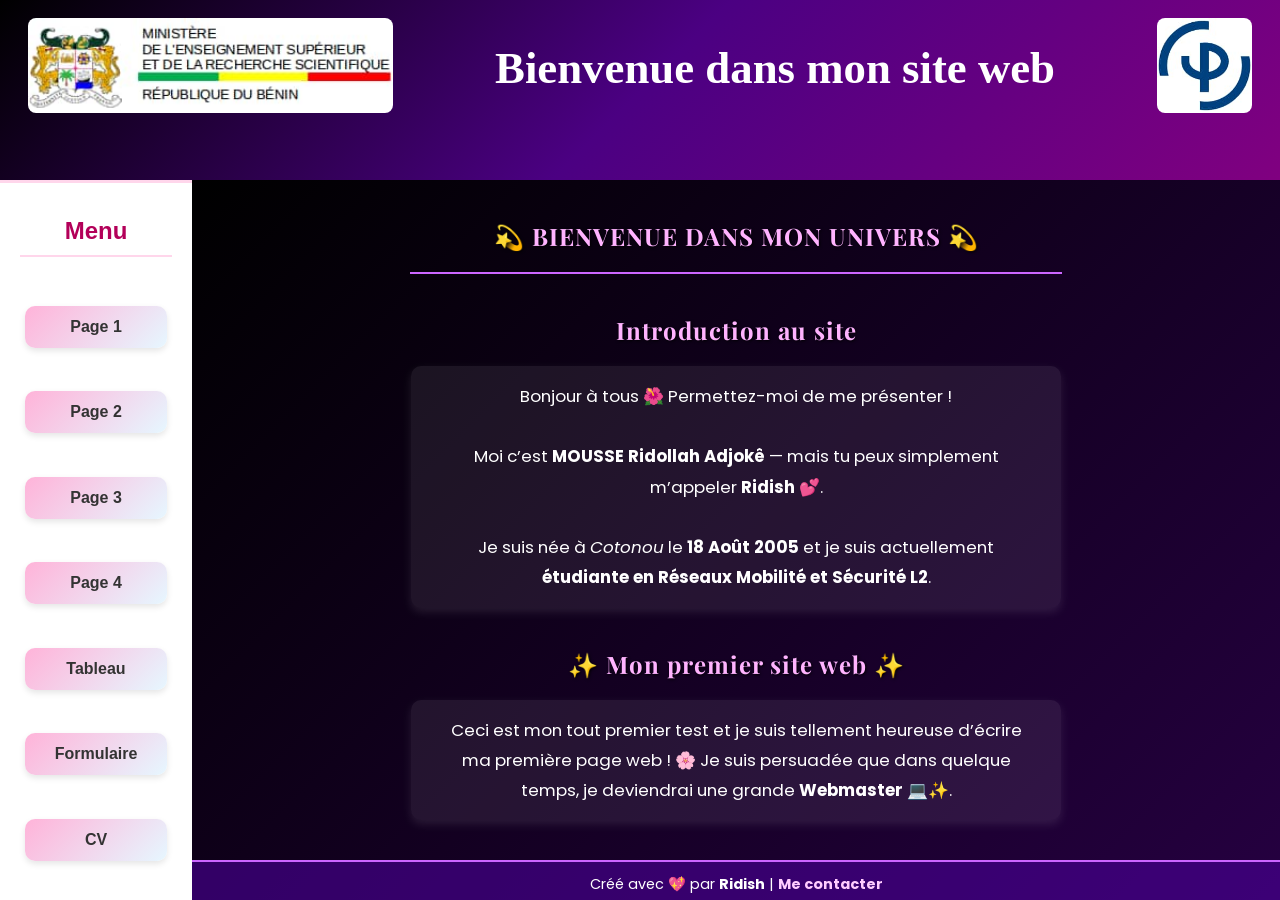
<file: index.html>
<!DOCTYPE html>
<html lang="fr">
<head>
  <meta charset="UTF-8">
  <title>Menu</title>
  <style>
    body{
      margin: 0;
      padding: 0;
    }
  </style>
</head>

<frameset rows="20%,80%" border="0">
  <frame src="entete.html" style="background: linear-gradient(135deg, #000000, #4B0082, #800080) ;">
  <frameset cols="15%,85%">
    <frame src="liens.html">
    <frame src="page1.html" name="affiche">
  </frameset>
</frameset>
</html>
</file>
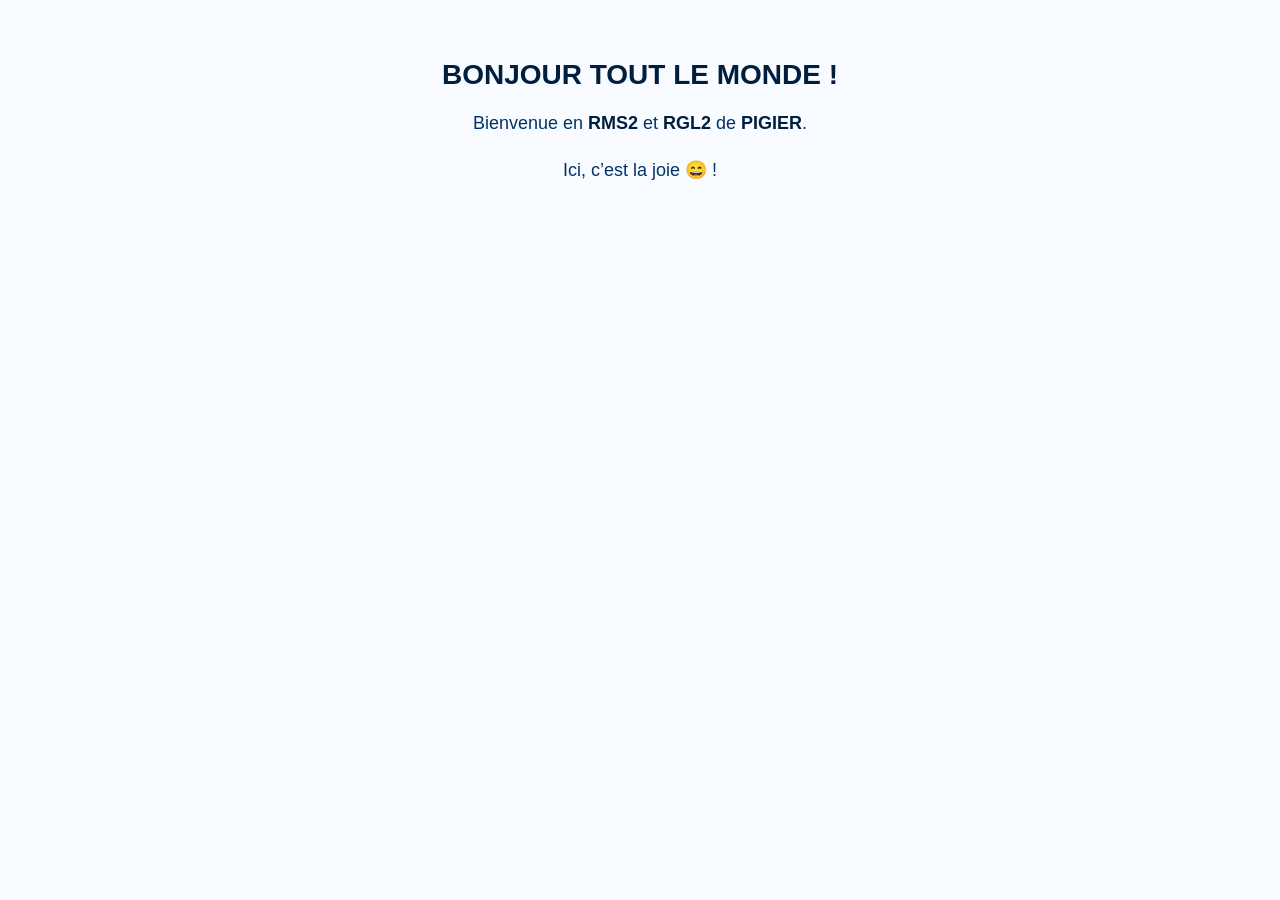
<file: acceuil.html>
<!DOCTYPE html>
<html lang="fr">
<head>
    <meta charset="UTF-8">
    <title>Accueil</title>
    <style>
        body {
            background-color: #f8fbff; /* fond doux pour le contenu */
            font-family: Arial, sans-serif;
            color: #003366;
            text-align: center;
            margin: 0;
            padding: 40px;
        }

        h1 {
            font-size: 28px;
            margin-bottom: 10px;
        }

        p {
            font-size: 18px;
            line-height: 1.6;
        }

        strong {
            color: #001f3f;
        }
    </style>
</head>

<body>
    <h1><strong>BONJOUR TOUT LE MONDE !</strong></h1>
    <p>Bienvenue en <strong>RMS2</strong> et <strong>RGL2</strong> de <strong>PIGIER</strong>.</p>
    <p>Ici, c’est la joie 😄 !</p>
</body>
</html>
</file>
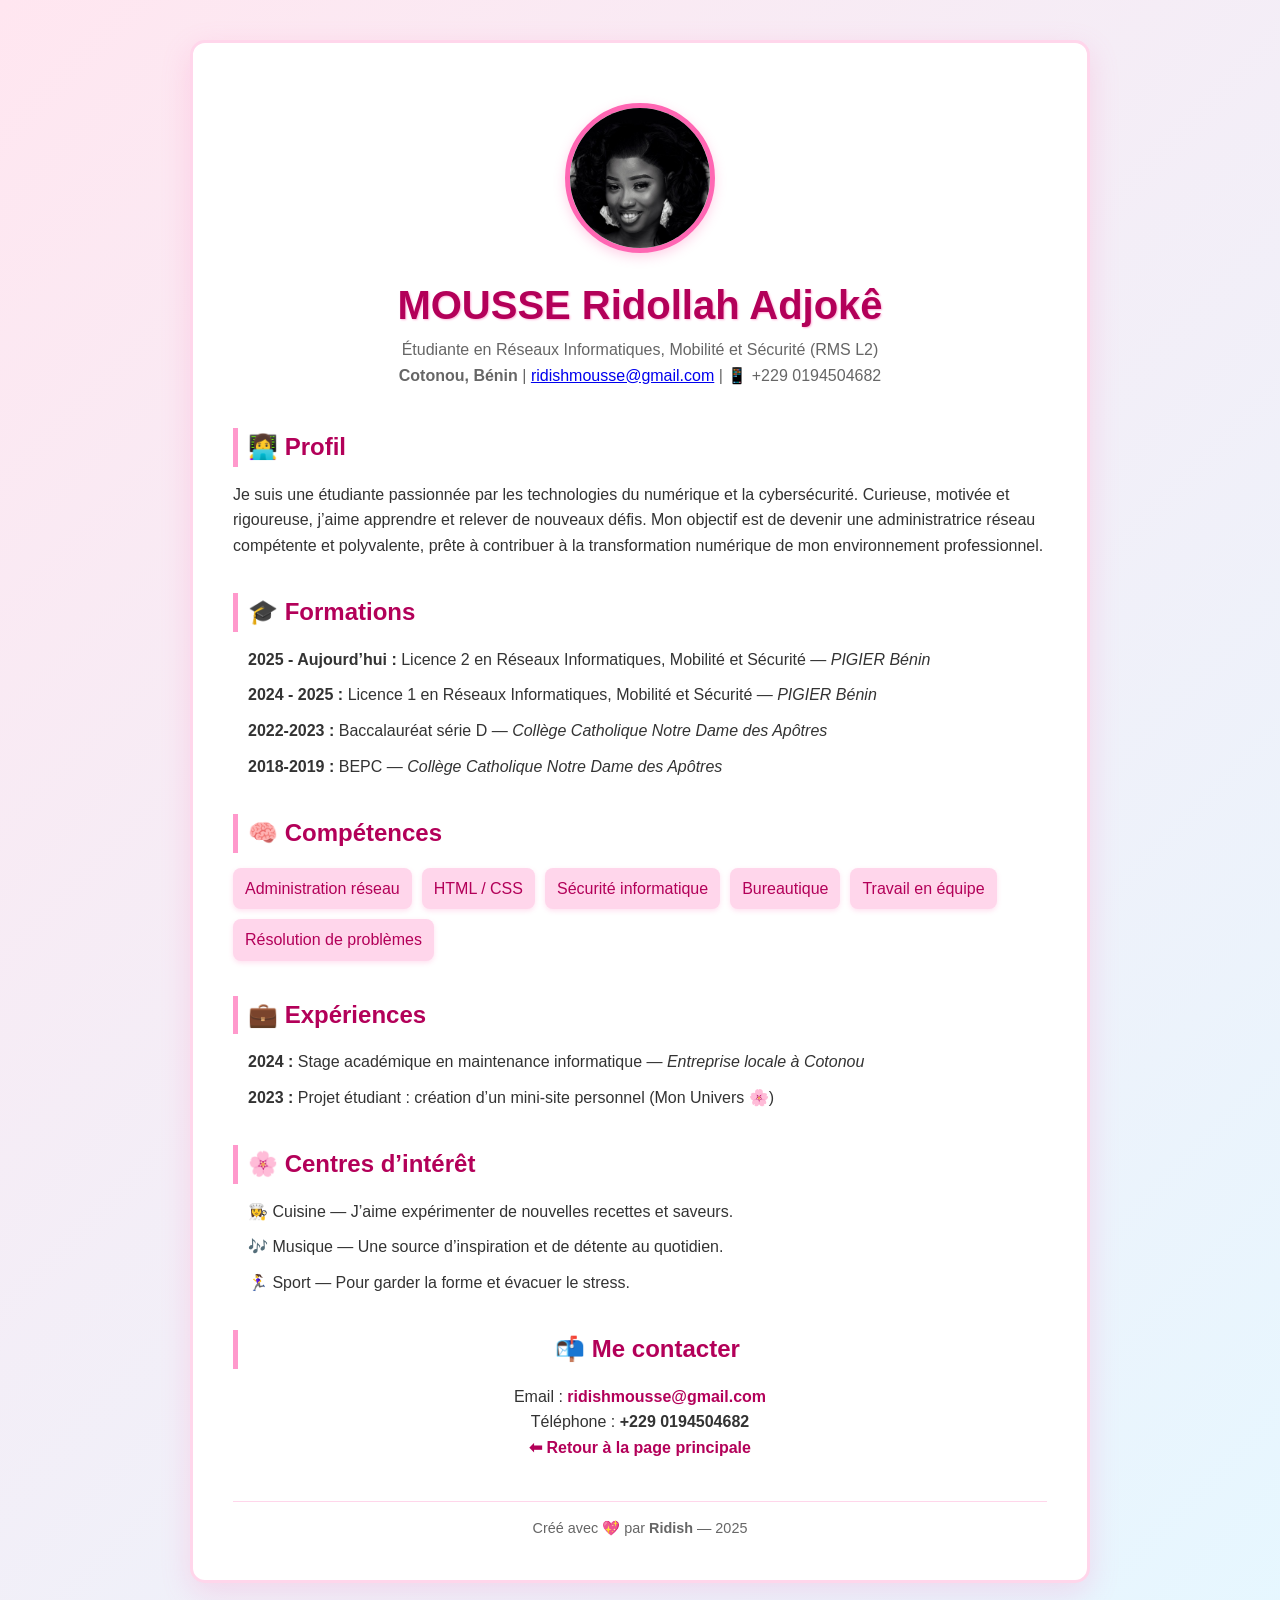
<file: cv.html>
<!DOCTYPE html>
<html lang="fr">
<head>
  <meta charset="UTF-8">
  <meta name="viewport" content="width=device-width, initial-scale=1.0">
  <title>Mon CV - Ridollah MOUSSE</title>

  <style>
    /* -------- STYLE GLOBAL -------- */
    * {
      margin: 0;
      padding: 0;
      box-sizing: border-box;
    }

    body {
      font-family: 'Poppins', sans-serif;
      background: linear-gradient(135deg, #ffe6f0, #e6f7ff);
      color: #333;
      line-height: 1.6;
      padding: 40px;
    }

    .cv-container {
      max-width: 900px;
      margin: auto;
      background-color: #fff;
      border-radius: 15px;
      box-shadow: 0 10px 30px rgba(255, 105, 180, 0.2);
      padding: 40px;
      border: 3px solid #ffd6eb;
    }

    header {
      text-align: center;
      margin-bottom: 40px;
    }

    header h1 {
      font-size: 2.5rem;
      color: #b30059;
      text-shadow: 1px 1px 2px #ffb3d9;
    }

    header p {
      color: #666;
      font-size: 1rem;
    }

    .photo {
      width: 150px;
      height: 150px;
      border-radius: 50%;
      border: 5px solid #ff66b3;
      object-fit: cover;
      margin: 20px auto;
      display: block;
      box-shadow: 0 4px 12px rgba(255, 105, 180, 0.3);
    }

    h2 {
      color: #b30059;
      border-left: 5px solid #ff99cc;
      padding-left: 10px;
      margin-bottom: 15px;
      font-size: 1.5rem;
    }

    section {
      margin-bottom: 35px;
    }

    ul {
      list-style-type: none;
      padding-left: 15px;
    }

    li {
      margin-bottom: 10px;
    }

    .skills {
      display: flex;
      flex-wrap: wrap;
      gap: 10px;
    }

    .skill {
      background: #ffd6eb;
      color: #b30059;
      padding: 8px 12px;
      border-radius: 8px;
      font-weight: 500;
      box-shadow: 0 2px 5px rgba(255, 105, 180, 0.2);
    }

    .contact-info {
      text-align: center;
      margin-top: 30px;
    }

    .contact-info a {
      color: #b30059;
      text-decoration: none;
      font-weight: bold;
    }

    .contact-info a:hover {
      text-decoration: underline;
      color: #ff3385;
    }

    footer {
      text-align: center;
      margin-top: 40px;
      font-size: 0.9rem;
      color: #666;
      border-top: 1px solid #ffd6eb;
      padding-top: 15px;
    }

    @media (max-width: 768px) {
      body {
        padding: 20px;
      }
      .cv-container {
        padding: 25px;
      }
    }
  </style>
</head>

<body>

  <div class="cv-container">

    <header>
      <img src="Ridish.jpg" alt="Photo de profil" class="photo">
      <h1>MOUSSE Ridollah Adjokê</h1>
      <p>Étudiante en Réseaux Informatiques, Mobilité et Sécurité (RMS L2)</p>
      <p><strong>Cotonou, Bénin</strong> | <a href="mailto:ridishmousse@gmail.com">ridishmousse@gmail.com</a> | 📱 +229 0194504682</p>
    </header>

    <!-- Profil -->
    <section>
      <h2>👩‍💻 Profil</h2>
      <p>Je suis une étudiante passionnée par les technologies du numérique et la cybersécurité. 
        Curieuse, motivée et rigoureuse, j’aime apprendre et relever de nouveaux défis. 
        Mon objectif est de devenir une administratrice réseau compétente et polyvalente, 
        prête à contribuer à la transformation numérique de mon environnement professionnel.</p>
    </section>

    <!-- Formations -->
    <section>
      <h2>🎓 Formations</h2>
      <ul>
        <li><strong>2025 - Aujourd’hui :</strong> Licence 2 en Réseaux Informatiques, Mobilité et Sécurité — <em>PIGIER Bénin</em></li>
        <li><strong>2024 - 2025 :</strong> Licence 1 en Réseaux Informatiques, Mobilité et Sécurité — <em>PIGIER Bénin</em></li>
        <li><strong>2022-2023 :</strong> Baccalauréat série D — <em>Collège Catholique Notre Dame des Apôtres</em></li>
        <li><strong>2018-2019 :</strong> BEPC — <em>Collège Catholique Notre Dame des Apôtres</em></li>
      </ul>
    </section>

    <!-- Compétences -->
    <section>
      <h2>🧠 Compétences</h2>
      <div class="skills">
        <span class="skill">Administration réseau</span>
        <span class="skill">HTML / CSS</span>
        <span class="skill">Sécurité informatique</span>
        <span class="skill">Bureautique</span>
        <span class="skill">Travail en équipe</span>
        <span class="skill">Résolution de problèmes</span>
      </div>
    </section>

    <!-- Expériences -->
    <section>
      <h2>💼 Expériences</h2>
      <ul>
        <li><strong>2024 :</strong> Stage académique en maintenance informatique — <em>Entreprise locale à Cotonou</em></li>
        <li><strong>2023 :</strong> Projet étudiant : création d’un mini-site personnel (Mon Univers 🌸)</li>
      </ul>
    </section>

    <!-- Centres d'intérêt -->
    <section>
      <h2>🌸 Centres d’intérêt</h2>
      <ul>
        <li>👩‍🍳 Cuisine — J’aime expérimenter de nouvelles recettes et saveurs.</li>
        <li>🎶 Musique — Une source d’inspiration et de détente au quotidien.</li>
        <li>🏃‍♀️ Sport — Pour garder la forme et évacuer le stress.</li>
      </ul>
    </section>

    <!-- Contact -->
    <section class="contact-info">
      <h2>📬 Me contacter</h2>
      <p>Email : <a href="mailto:ridishmousse@gmail.com">ridishmousse@gmail.com</a></p>
      <p>Téléphone : <strong>+229 0194504682</strong></p>
      <p><a href="Page2.html">⬅ Retour à la page principale</a></p>
    </section>

    <footer>
      Créé avec 💖 par <strong>Ridish</strong> — 2025
    </footer>
  </div>

</body>
</html>
</file>
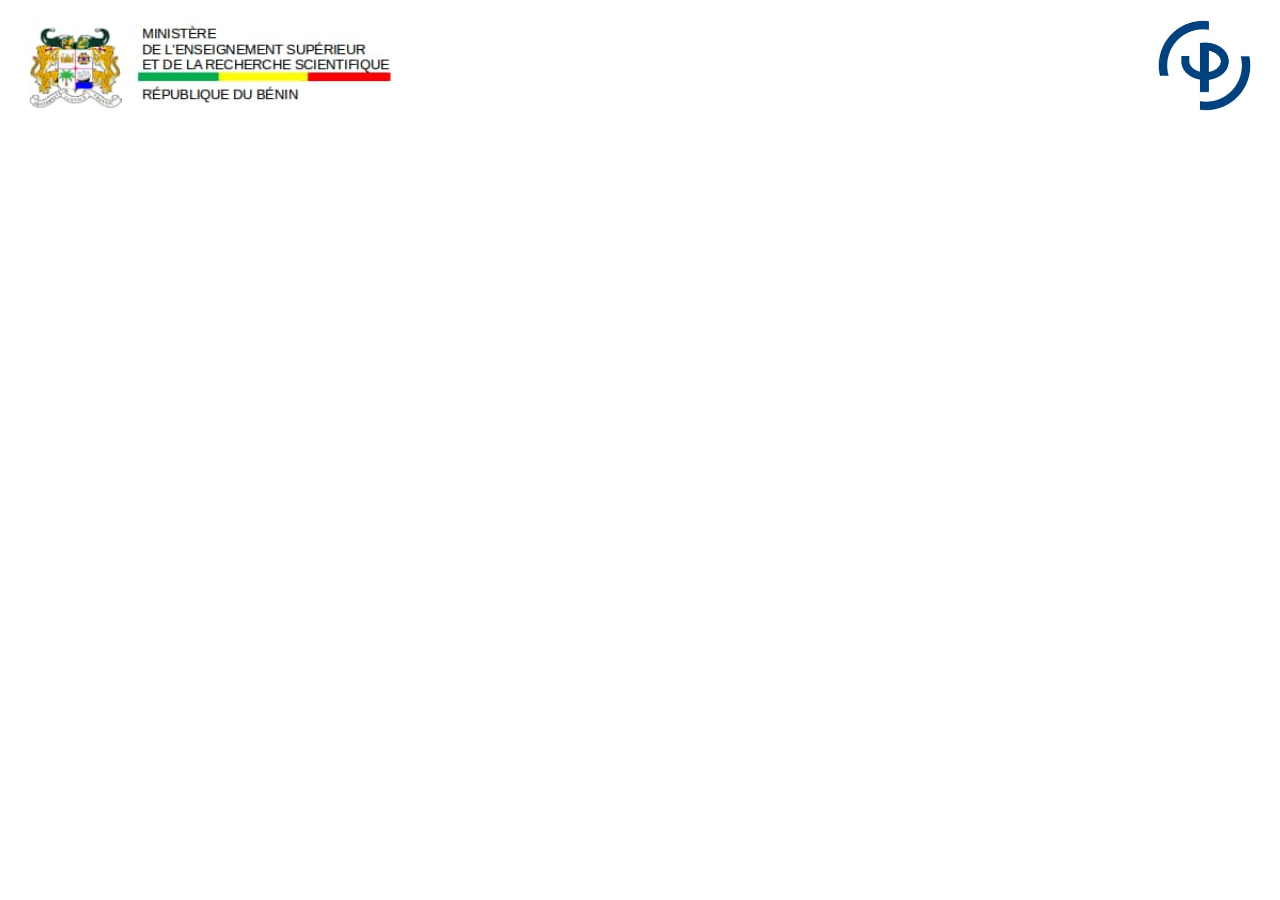
<file: entete.html>
<!DOCTYPE html>
<html lang="fr">
<head>
  <meta charset="UTF-8">
  <title>Menu</title>
  <style>
    /* Style général du header */
    header {
    /* bleu foncé */
      color: white;
      padding: 10px 0;
    }

    /* La liste horizontale */
    header ul {
      display: flex;
      align-items: center;
      justify-content: space-between;
      list-style-type: none;
      margin: 0;
      padding: 0 20px;
    }

    /* Les éléments de la liste */
    header li {
      display: flex;
      align-items: center;
    }

    /* Style des images */
    header img {
      height: 95px;
      width: auto;
      border-radius: 8px;
    }

    /* Le titre au centre */
    header h2 {
      margin: 0;
      font-size: 2.8em;
      text-align: center;
    }

    /* Liens sans soulignement */
    header a {
      text-decoration: none;
      color: inherit;
    }
  </style>
</head>

<body>
  <header>
    <ul>
      <li><a href="https://enseignementsuperieur.gouv.bj/"><img src="MINISTERE.jpg" alt="Logo Ministère" ></a></li>
      <li><h2>Bienvenue dans mon site web</h2></li>
      <li><a href="https://pigier-benin.com/"><img src="PIGIER.jpg" alt="Logo Pigier"></a></li>
    </ul>
  </header>
</body>
</html>
</file>
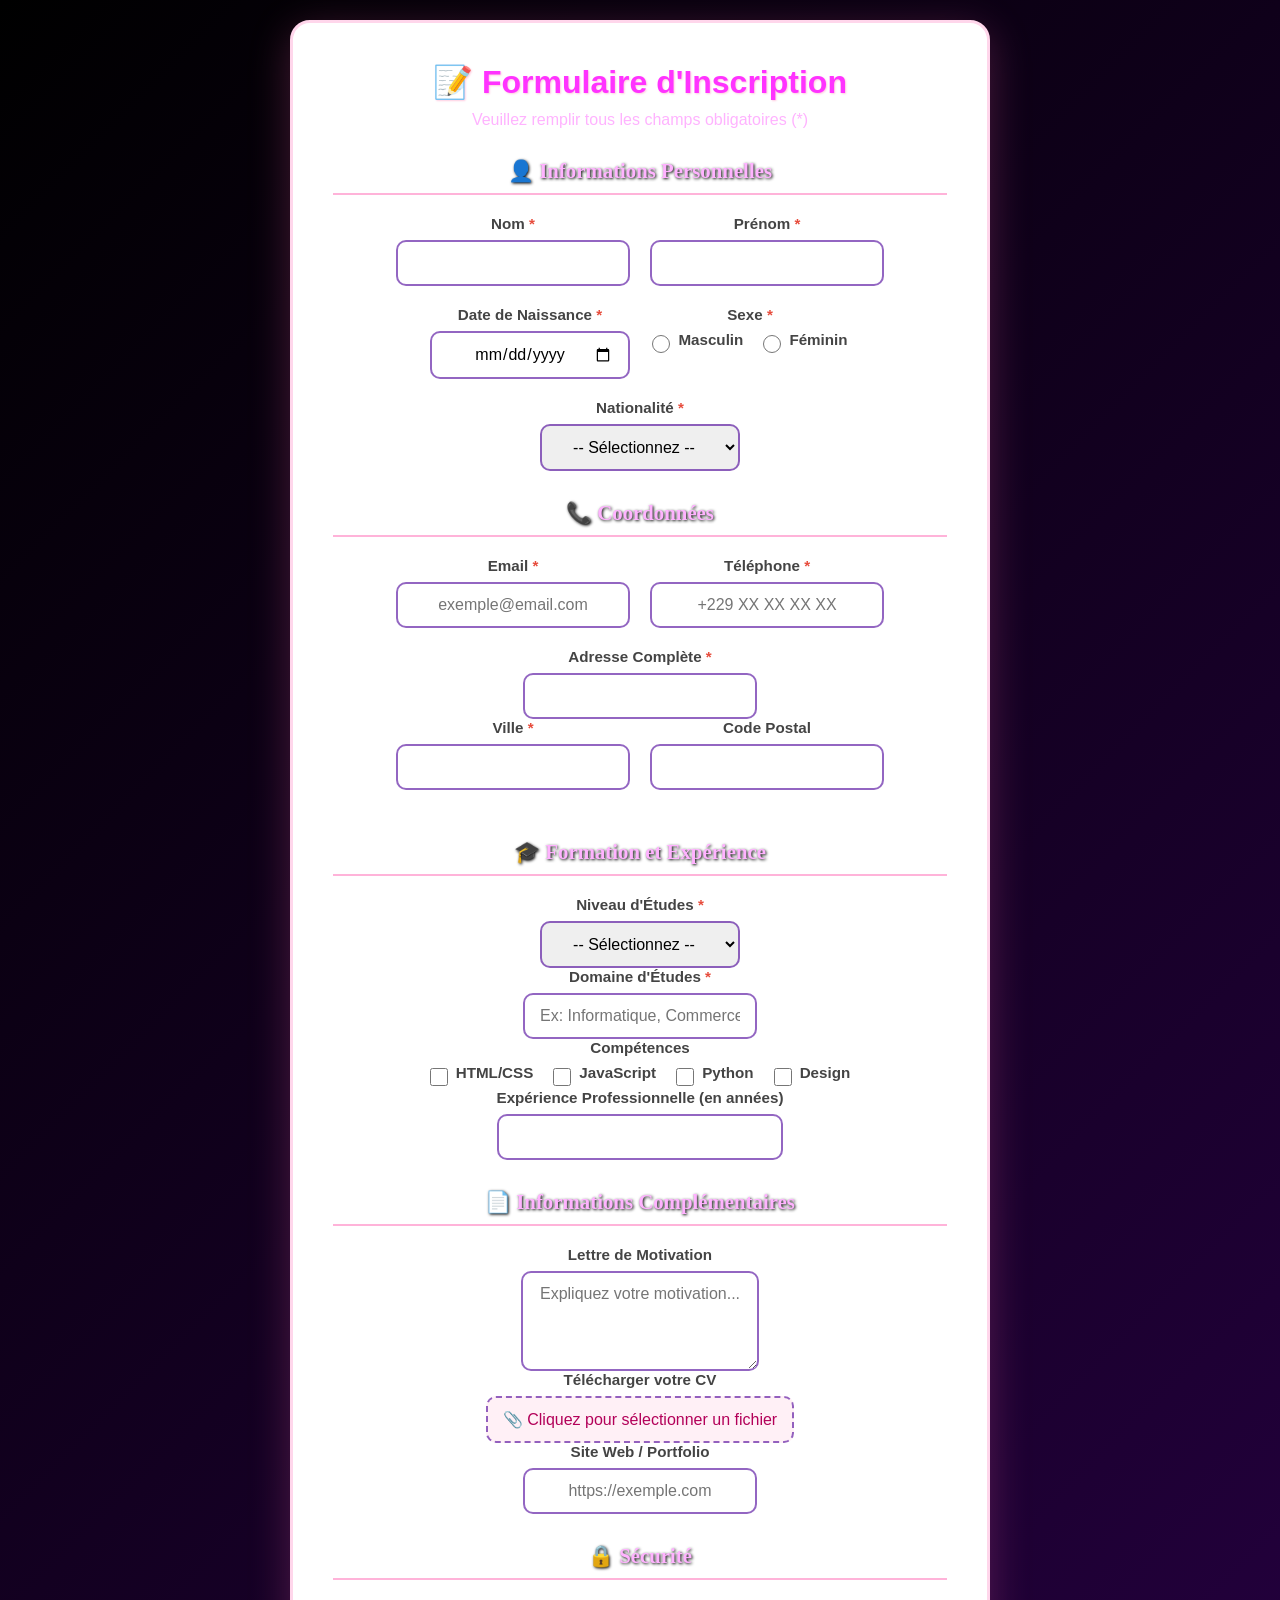
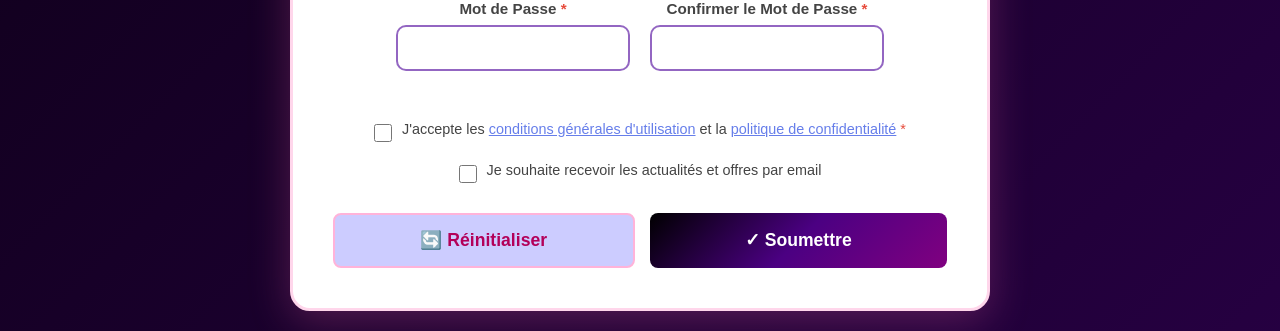
<file: formulaire.html>
<!DOCTYPE html>

<html lang="fr">
<head>
    <meta charset="UTF-8">
    <meta name="viewport" content="width=device-width, initial-scale=1.0">
    <title>Formulaire d'Inscription Complet</title>
    <link rel="stylesheet" href="formulaire.css">
</head>
<body>
    <div class="container">
        <h1>📝 Formulaire d'Inscription</h1>
        <p class="subtitle">Veuillez remplir tous les champs obligatoires (*)</p>


    <form action="#" method="POST" enctype="multipart/form-data">
        
        <!-- INFORMATIONS PERSONNELLES -->
        <div class="form-section">
            <h2 class="section-title">👤 Informations Personnelles</h2>
            
            <div class="form-row">
                <div class="form-group">
                    <label for="nom">Nom <span class="required">*</span></label>
                    <input type="text" id="nom" name="nom" required>
                </div>
                <div class="form-group">
                    <label for="prenom">Prénom <span class="required">*</span></label>
                    <input type="text" id="prenom" name="prenom" required>
                </div>
            </div>

            <div class="form-row">
                <div class="form-group">
                    <label for="date_naissance">Date de Naissance <span class="required">*</span></label>
                    <input type="date" id="date_naissance" name="date_naissance" required>
                </div>
                <div class="form-group">
                    <label>Sexe <span class="required">*</span></label>
                    <div class="radio-group">
                        <div class="radio-option">
                            <input type="radio" id="masculin" name="sexe" value="masculin" required>
                            <label for="masculin">Masculin</label>
                        </div>
                        <div class="radio-option">
                            <input type="radio" id="feminin" name="sexe" value="feminin" required>
                            <label for="feminin">Féminin</label>
                        </div>
                    </div>
                </div>
            </div>

            <div class="form-group full-width">
                <label for="nationalite">Nationalité <span class="required">*</span></label>
                <select id="nationalite" name="nationalite" required>
                    <option value="">-- Sélectionnez --</option>
                    <option value="benin">Bénin</option>
                    <option value="togo">Togo</option>
                    <option value="nigeria">Nigéria</option>
                    <option value="france">France</option>
                    <option value="autre">Autre</option>
                </select>
            </div>
        </div>

        <!-- COORDONNÉES -->
        <div class="form-section">
            <h2 class="section-title">📞 Coordonnées</h2>
            
            <div class="form-row">
                <div class="form-group">
                    <label for="email">Email <span class="required">*</span></label>
                    <input type="email" id="email" name="email" placeholder="exemple@email.com" required>
                </div>
                <div class="form-group">
                    <label for="telephone">Téléphone <span class="required">*</span></label>
                    <input type="tel" id="telephone" name="telephone" placeholder="+229 XX XX XX XX" required>
                </div>
            </div>

            <div class="form-group full-width">
                <label for="adresse">Adresse Complète <span class="required">*</span></label>
                <input type="text" id="adresse" name="adresse" required>
            </div>

            <div class="form-row">
                <div class="form-group">
                    <label for="ville">Ville <span class="required">*</span></label>
                    <input type="text" id="ville" name="ville" required>
                </div>
                <div class="form-group">
                    <label for="code_postal">Code Postal</label>
                    <input type="text" id="code_postal" name="code_postal">
                </div>
            </div>
        </div>

        <!-- FORMATION ET EXPÉRIENCE -->
        <div class="form-section">
            <h2 class="section-title">🎓 Formation et Expérience</h2>
            
            <div class="form-group full-width">
                <label for="niveau_etude">Niveau d'Études <span class="required">*</span></label>
                <select id="niveau_etude" name="niveau_etude" required>
                    <option value="">-- Sélectionnez --</option>
                    <option value="bepc">BEPC</option>
                    <option value="bac">BAC</option>
                    <option value="licence">Licence</option>
                    <option value="master">Master</option>
                    <option value="doctorat">Doctorat</option>
                </select>
            </div>

            <div class="form-group full-width">
                <label for="domaine">Domaine d'Études <span class="required">*</span></label>
                <input type="text" id="domaine" name="domaine" placeholder="Ex: Informatique, Commerce, etc." required>
            </div>

            <div class="form-group full-width">
                <label>Compétences</label>
                <div class="checkbox-group">
                    <div class="checkbox-option">
                        <input type="checkbox" id="html" name="competences[]" value="html">
                        <label for="html">HTML/CSS</label>
                    </div>
                    <div class="checkbox-option">
                        <input type="checkbox" id="js" name="competences[]" value="javascript">
                        <label for="js">JavaScript</label>
                    </div>
                    <div class="checkbox-option">
                        <input type="checkbox" id="python" name="competences[]" value="python">
                        <label for="python">Python</label>
                    </div>
                    <div class="checkbox-option">
                        <input type="checkbox" id="design" name="competences[]" value="design">
                        <label for="design">Design</label>
                    </div>
                </div>
            </div>

            <div class="form-group full-width">
                <label for="experience">Expérience Professionnelle (en années)</label>
                <input type="number" id="experience" name="experience" min="0" max="50">
            </div>
        </div>

        <!-- INFORMATIONS COMPLÉMENTAIRES -->
        <div class="form-section">
            <h2 class="section-title">📄 Informations Complémentaires</h2>
            
            <div class="form-group full-width">
                <label for="motivation">Lettre de Motivation</label>
                <textarea id="motivation" name="motivation" placeholder="Expliquez votre motivation..."></textarea>
            </div>

            <div class="form-group full-width">
                <label for="cv">Télécharger votre CV</label>
                <div class="file-upload">
                    <input type="file" id="cv" name="cv" accept=".pdf,.doc,.docx">
                    <div class="file-upload-label">
                        📎 Cliquez pour sélectionner un fichier
                    </div>
                </div>
            </div>

            <div class="form-group full-width">
                <label for="site_web">Site Web / Portfolio</label>
                <input type="url" id="site_web" name="site_web" placeholder="https://exemple.com">
            </div>
        </div>

        <!-- SÉCURITÉ -->
        <div class="form-section">
            <h2 class="section-title">🔒 Sécurité</h2>
            
            <div class="form-row">
                <div class="form-group">
                    <label for="password">Mot de Passe <span class="required">*</span></label>
                    <input type="password" id="password" name="password" required>
                </div>
                <div class="form-group">
                    <label for="confirm_password">Confirmer le Mot de Passe <span class="required">*</span></label>
                    <input type="password" id="confirm_password" name="confirm_password" required>
                </div>
            </div>
        </div>

        <!-- CONDITIONS -->
        <div class="terms">
            <input type="checkbox" id="terms" name="terms" required>
            <label for="terms">
                J'accepte les <a href="#" style="color: #667eea;">conditions générales d'utilisation</a> 
                et la <a href="#" style="color: #667eea;">politique de confidentialité</a> <span class="required">*</span>
            </label>
        </div>

        <div class="terms">
            <input type="checkbox" id="newsletter" name="newsletter">
            <label for="newsletter">
                Je souhaite recevoir les actualités et offres par email
            </label>
        </div>

        <!-- BOUTONS -->
        <div class="button-group">
            <button type="reset" class="btn-reset">🔄 Réinitialiser</button>
            <button type="submit" class="btn-submit">✓ Soumettre</button>
        </div>

    </form>
</div>


</body>
</html>
</file>
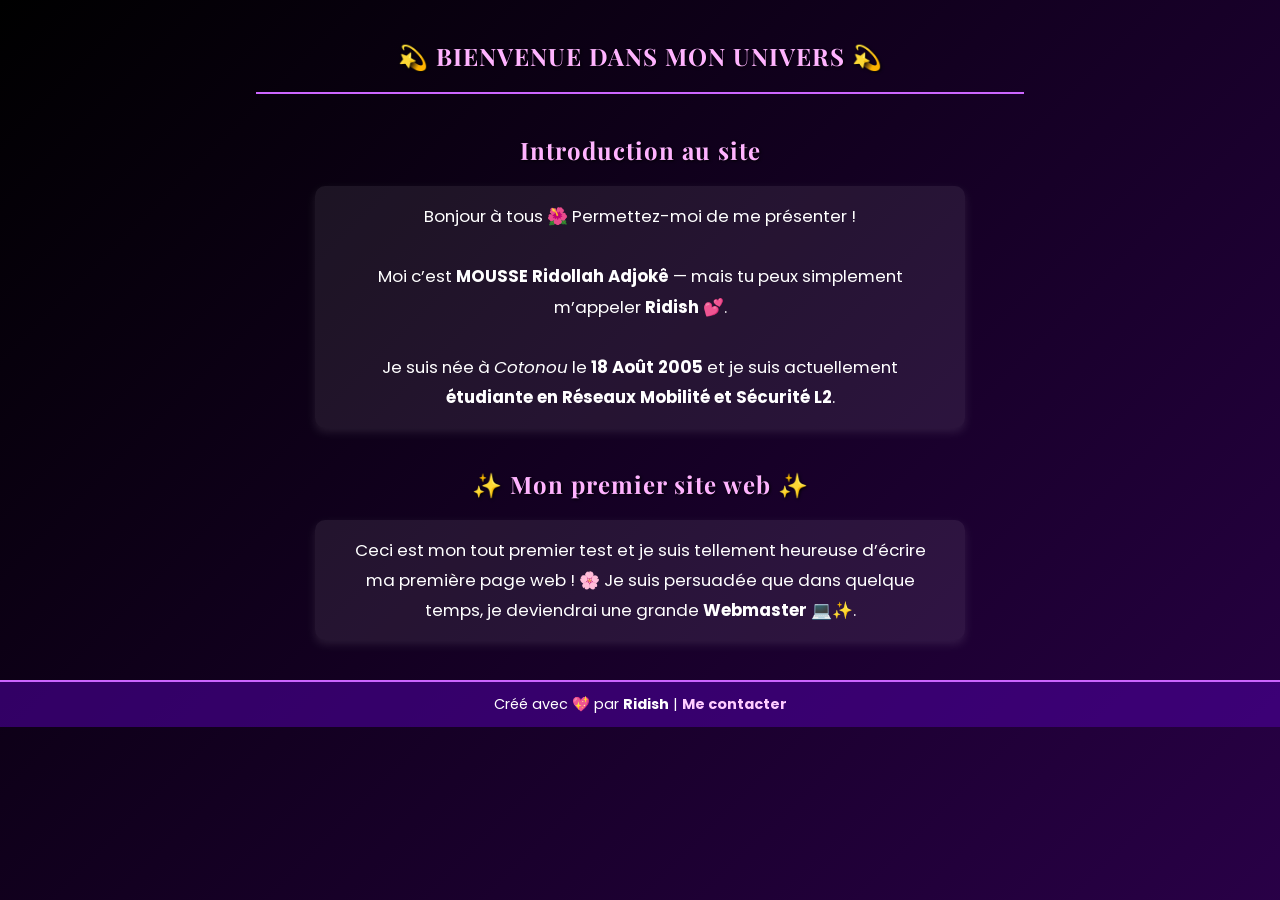
<file: page1.html>
<!DOCTYPE html>
<html lang="fr">
<head>
<meta charset="UTF-8">
<meta name="viewport" content="width=device-width, initial-scale=1.0">
<title>🌍 Mon Univers - Ridish 🌸</title>

<!-- Importation de polices Google -->
<link href="https://fonts.googleapis.com/css2?family=Poppins:wght@400;500&family=Playfair+Display:wght@600&display=swap" rel="stylesheet">

<!-- CSS intégré -->
<style>
  /* Style global */
  body {
    font-family: 'Poppins', sans-serif;
    background: linear-gradient(135deg, #000000, #4B0082, #800080);
    background-size: 400% 400%;
    animation: gradientMove 10s ease infinite;
    color: #f2f2f2;
    margin: 0;
    padding: 0;
    text-align: center;
  }

  /* Animation du fond dégradé */
  @keyframes gradientMove {
    0% {background-position: 0% 50%;}
    50% {background-position: 100% 50%;}
    100% {background-position: 0% 50%;}
  }

  /* En-têtes élégants */
  h2 {
    font-family: 'Playfair Display', serif;
    color: #ffb3ff;
    text-shadow: 1px 1px 3px #000;
    margin-top: 40px;
    letter-spacing: 1px;
  }

  /* Paragraphe */
  p {
    max-width: 600px;
    margin: 20px auto;
    line-height: 1.8;
    background: rgba(255, 255, 255, 0.08);
    padding: 15px 25px;
    border-radius: 10px;
    box-shadow: 0 4px 10px rgba(255, 255, 255, 0.1);
    color: #fff;
    font-size: 1.05em;
  }

  /* Barre décorative */
  hr {
    width: 60%;
    border: 0;
    border-top: 2px solid #cc66ff;
    margin: 20px auto;
  }

  /* Animation douce du titre principal */
  h2:first-of-type {
    animation: fadeIn 2s ease-in-out;
  }

  @keyframes fadeIn {
    from {opacity: 0; transform: translateY(-20px);}
    to {opacity: 1; transform: translateY(0);}
  }

  /* Footer */
  footer {
    margin-top: 40px;
    padding: 12px;
    font-size: 0.9em;
    background-color: rgba(76, 0, 153, 0.6);
    color: #fff;
    border-top: 2px solid #cc66ff;
    font-family: 'Poppins', sans-serif;
  }

  /* Lien stylé */
  a {
    color: #ffccff;
    text-decoration: none;
    font-weight: bold;
    transition: 0.3s;
  }
  a:hover {
    color: #ff66ff;
    text-decoration: underline;
  }
</style>
</head>

<body>
  <h2>💫 BIENVENUE DANS MON UNIVERS 💫</h2>
  <hr>

  <section>
    <h2>Introduction au site</h2>

    <p>
      Bonjour à tous 🌺 Permettez-moi de me présenter !<br><br>
      Moi c’est <strong>MOUSSE Ridollah Adjokê</strong> — mais tu peux simplement m’appeler <strong>Ridish 💕</strong>.
      <br><br>
      Je suis née à <em>Cotonou</em> le <strong>18 Août 2005</strong> et je suis actuellement
      <strong>étudiante en Réseaux Mobilité et Sécurité L2</strong>.
    </p>

    <h2>✨ Mon premier site web ✨</h2>

    <p>
      Ceci est mon tout premier test et je suis tellement heureuse d’écrire ma première page web !  
      🌸 Je suis persuadée que dans quelque temps, je deviendrai une grande <strong>Webmaster</strong> 💻✨.
    </p>

    <footer>
      Créé avec 💖 par <strong>Ridish</strong> | 
      <a href="#">Me contacter</a>
    </footer>
  </section>
</body>
</html>
</file>
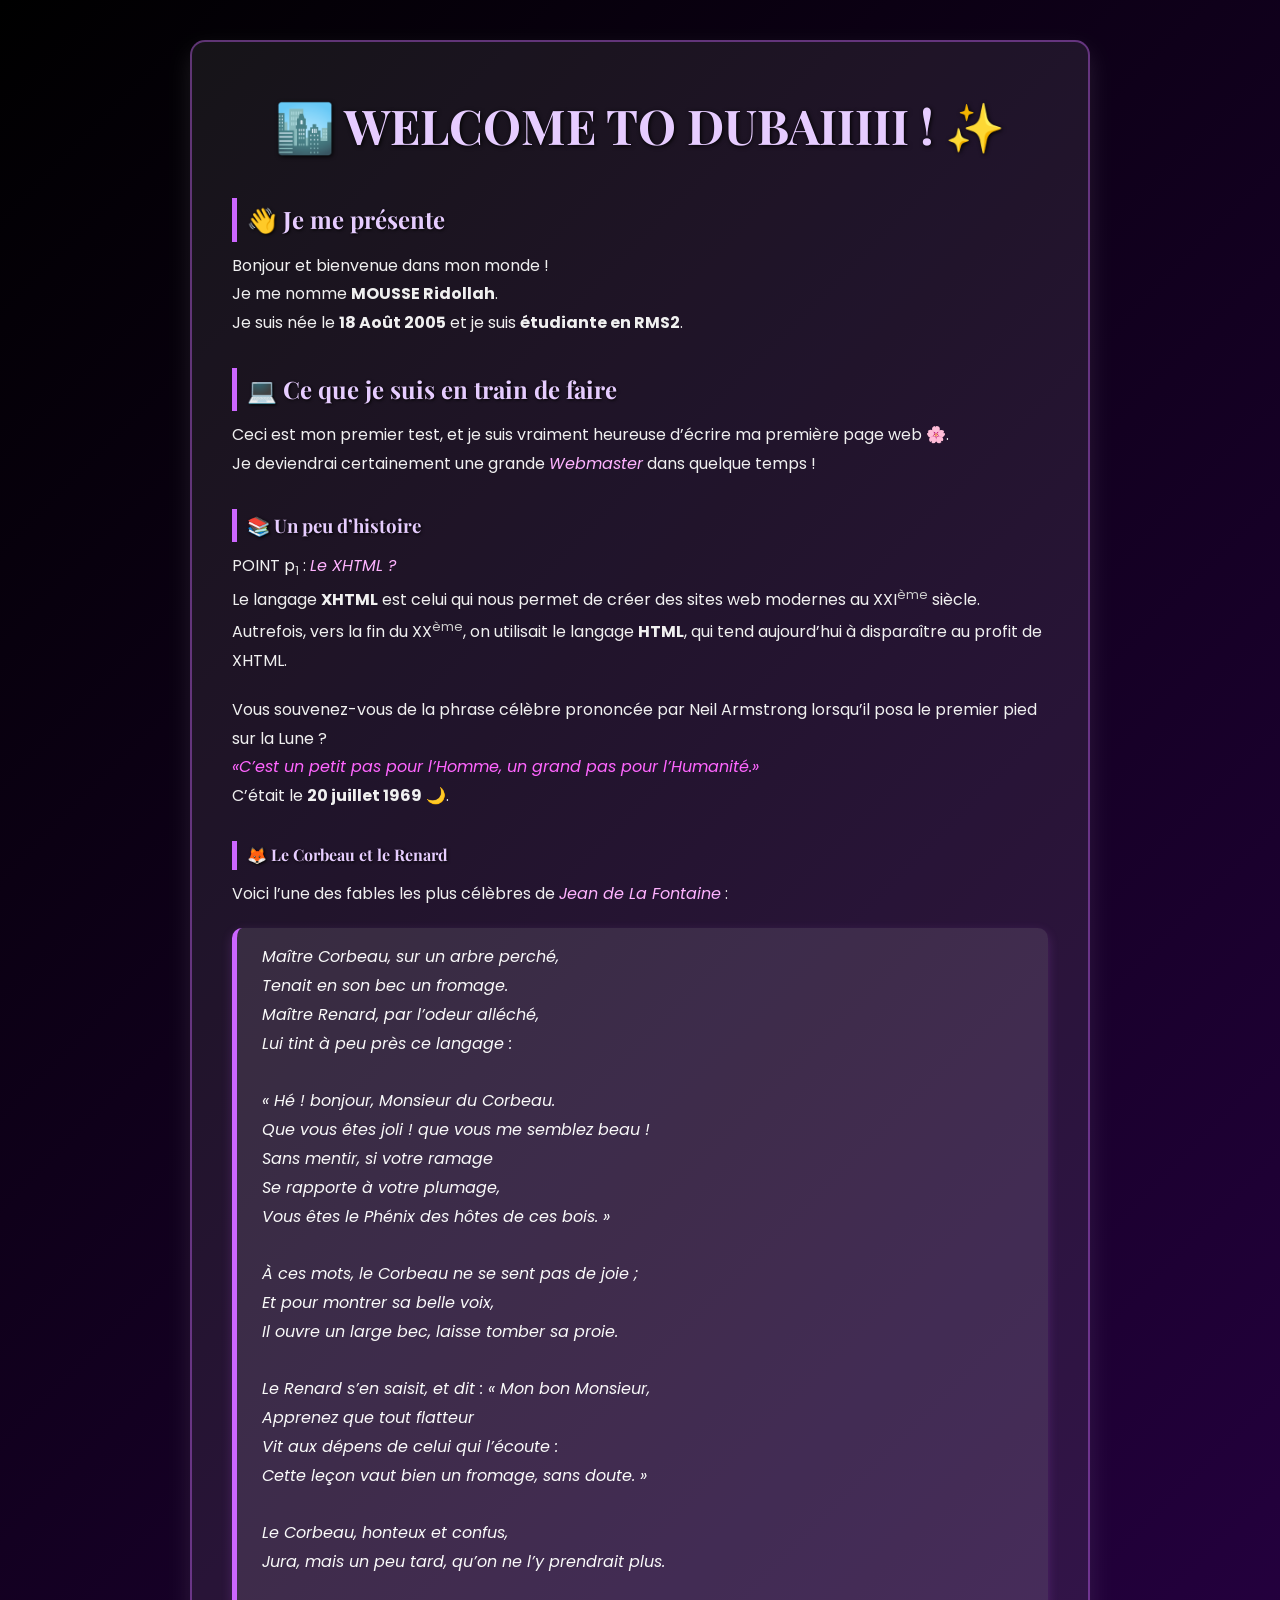
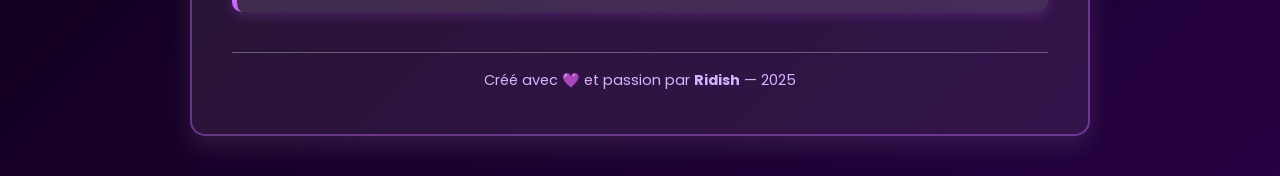
<file: page3.html>
<!DOCTYPE html>
<html lang="fr">
<head>
  <meta charset="UTF-8">
  <meta name="viewport" content="width=device-width, initial-scale=1.0">
  <title>Welcome to Dubaiiii 🌃 - Ridish</title>

  <!-- Importation des polices élégantes -->
  <link href="https://fonts.googleapis.com/css2?family=Poppins:wght@400;500&family=Playfair+Display:wght@600&display=swap" rel="stylesheet">

  <style>
    /* --- STYLE GLOBAL --- */
    * {
      margin: 0;
      padding: 0;
      box-sizing: border-box;
    }

    body {
      font-family: 'Poppins', sans-serif;
      background: linear-gradient(135deg, #000000, #4B0082, #800080);
      background-size: 400% 400%;
      animation: gradientMove 10s ease infinite;
      color: #f2f2f2;
      padding: 40px;
      line-height: 1.8;
    }

    /* Animation du fond */
    @keyframes gradientMove {
      0% {background-position: 0% 50%;}
      50% {background-position: 100% 50%;}
      100% {background-position: 0% 50%;}
    }

    .container {
      background: rgba(255, 255, 255, 0.08);
      border-radius: 15px;
      box-shadow: 0 10px 25px rgba(255, 255, 255, 0.1);
      max-width: 900px;
      margin: auto;
      padding: 40px;
      border: 2px solid rgba(204, 102, 255, 0.4);
      transition: transform 0.3s ease, box-shadow 0.3s ease;
    }

    .container:hover {
      transform: translateY(-5px);
      box-shadow: 0 12px 35px rgba(255, 255, 255, 0.15);
    }

    h1 {
      text-align: center;
      font-family: 'Playfair Display', serif;
      font-size: 3rem;
      color: #e6ccff;
      text-shadow: 1px 1px 4px #000;
      margin-bottom: 25px;
      animation: fadeIn 2s ease-in-out;
    }

    h2, h3, h4 {
      font-family: 'Playfair Display', serif;
      color: #e6ccff;
      border-left: 5px solid #cc66ff;
      padding-left: 10px;
      margin-top: 30px;
      margin-bottom: 10px;
      text-shadow: 1px 1px 3px #000;
    }

    p {
      margin-bottom: 20px;
      color: #f0f0f0;
    }

    em {
      color: #ffb3ff;
      font-style: italic;
    }

    q {
      font-style: italic;
      color: #ff66ff;
    }

    sub, sup {
      font-size: 0.8em;
      color: #ccc;
    }

    blockquote {
      background: rgba(255, 255, 255, 0.1);
      border-left: 5px solid #cc66ff;
      padding: 15px 25px;
      border-radius: 10px;
      font-style: italic;
      box-shadow: 0 4px 12px rgba(204, 102, 255, 0.2);
      margin: 20px 0;
    }

    blockquote p {
      color: #f9f9f9;
    }

    footer {
      text-align: center;
      margin-top: 40px;
      font-size: 0.9rem;
      color: #d6b3ff;
      border-top: 1px solid rgba(255, 255, 255, 0.3);
      padding-top: 15px;
    }

    @keyframes fadeIn {
      from {
        opacity: 0;
        transform: translateY(-20px);
      }
      to {
        opacity: 1;
        transform: translateY(0);
      }
    }

    @media (max-width: 768px) {
      body {
        padding: 20px;
      }
      .container {
        padding: 25px;
      }
      h1 {
        font-size: 2.3rem;
      }
    }
  </style>
</head>

<body>
  <div class="container">
    <h1>🏙️ WELCOME TO DUBAIIIII ! ✨</h1>

    <h2>👋 Je me présente</h2>
    <p>
      Bonjour et bienvenue dans mon monde !<br>
      Je me nomme <strong>MOUSSE Ridollah</strong>.<br>
      Je suis née le <strong>18 Août 2005</strong> et je suis <strong>étudiante en RMS2</strong>.
    </p>

    <h2>💻 Ce que je suis en train de faire</h2>
    <p>
      Ceci est mon premier test, et je suis vraiment heureuse d’écrire ma première page web 🌸.<br>
      Je deviendrai certainement une grande <em>Webmaster</em> dans quelque temps !
    </p>

    <h3>📚 Un peu d’histoire</h3>
    <p>
      POINT p<sub>1</sub> : <em>Le XHTML ?</em><br>
      Le langage <strong>XHTML</strong> est celui qui nous permet de créer des sites web modernes au XXI<sup>ème</sup> siècle.<br>
      Autrefois, vers la fin du XX<sup>ème</sup>, on utilisait le langage <strong>HTML</strong>, qui tend aujourd’hui à disparaître au profit de XHTML.
    </p>

    <p>
      Vous souvenez-vous de la phrase célèbre prononcée par Neil Armstrong lorsqu’il posa le premier pied sur la Lune ?<br>
      <q>C’est un petit pas pour l’Homme, un grand pas pour l’Humanité.</q><br>
      C’était le <strong>20 juillet 1969</strong> 🌙.
    </p>

    <h4>🦊 Le Corbeau et le Renard</h4>
    <p>
      Voici l’une des fables les plus célèbres de <em>Jean de La Fontaine</em> :
    </p>

    <blockquote>
      <p>
        Maître Corbeau, sur un arbre perché,<br>
        Tenait en son bec un fromage.<br>
        Maître Renard, par l’odeur alléché,<br>
        Lui tint à peu près ce langage :<br><br>

        « Hé ! bonjour, Monsieur du Corbeau.<br>
        Que vous êtes joli ! que vous me semblez beau !<br>
        Sans mentir, si votre ramage<br>
        Se rapporte à votre plumage,<br>
        Vous êtes le Phénix des hôtes de ces bois. »<br><br>

        À ces mots, le Corbeau ne se sent pas de joie ;<br>
        Et pour montrer sa belle voix,<br>
        Il ouvre un large bec, laisse tomber sa proie.<br><br>

        Le Renard s’en saisit, et dit : « Mon bon Monsieur,<br>
        Apprenez que tout flatteur<br>
        Vit aux dépens de celui qui l’écoute :<br>
        Cette leçon vaut bien un fromage, sans doute. »<br><br>

        Le Corbeau, honteux et confus,<br>
        Jura, mais un peu tard, qu’on ne l’y prendrait plus.
      </p>
    </blockquote>

    <footer>
      Créé avec 💜 et passion par <strong>Ridish</strong> — 2025
    </footer>
  </div>
</body>
</html>
</file>
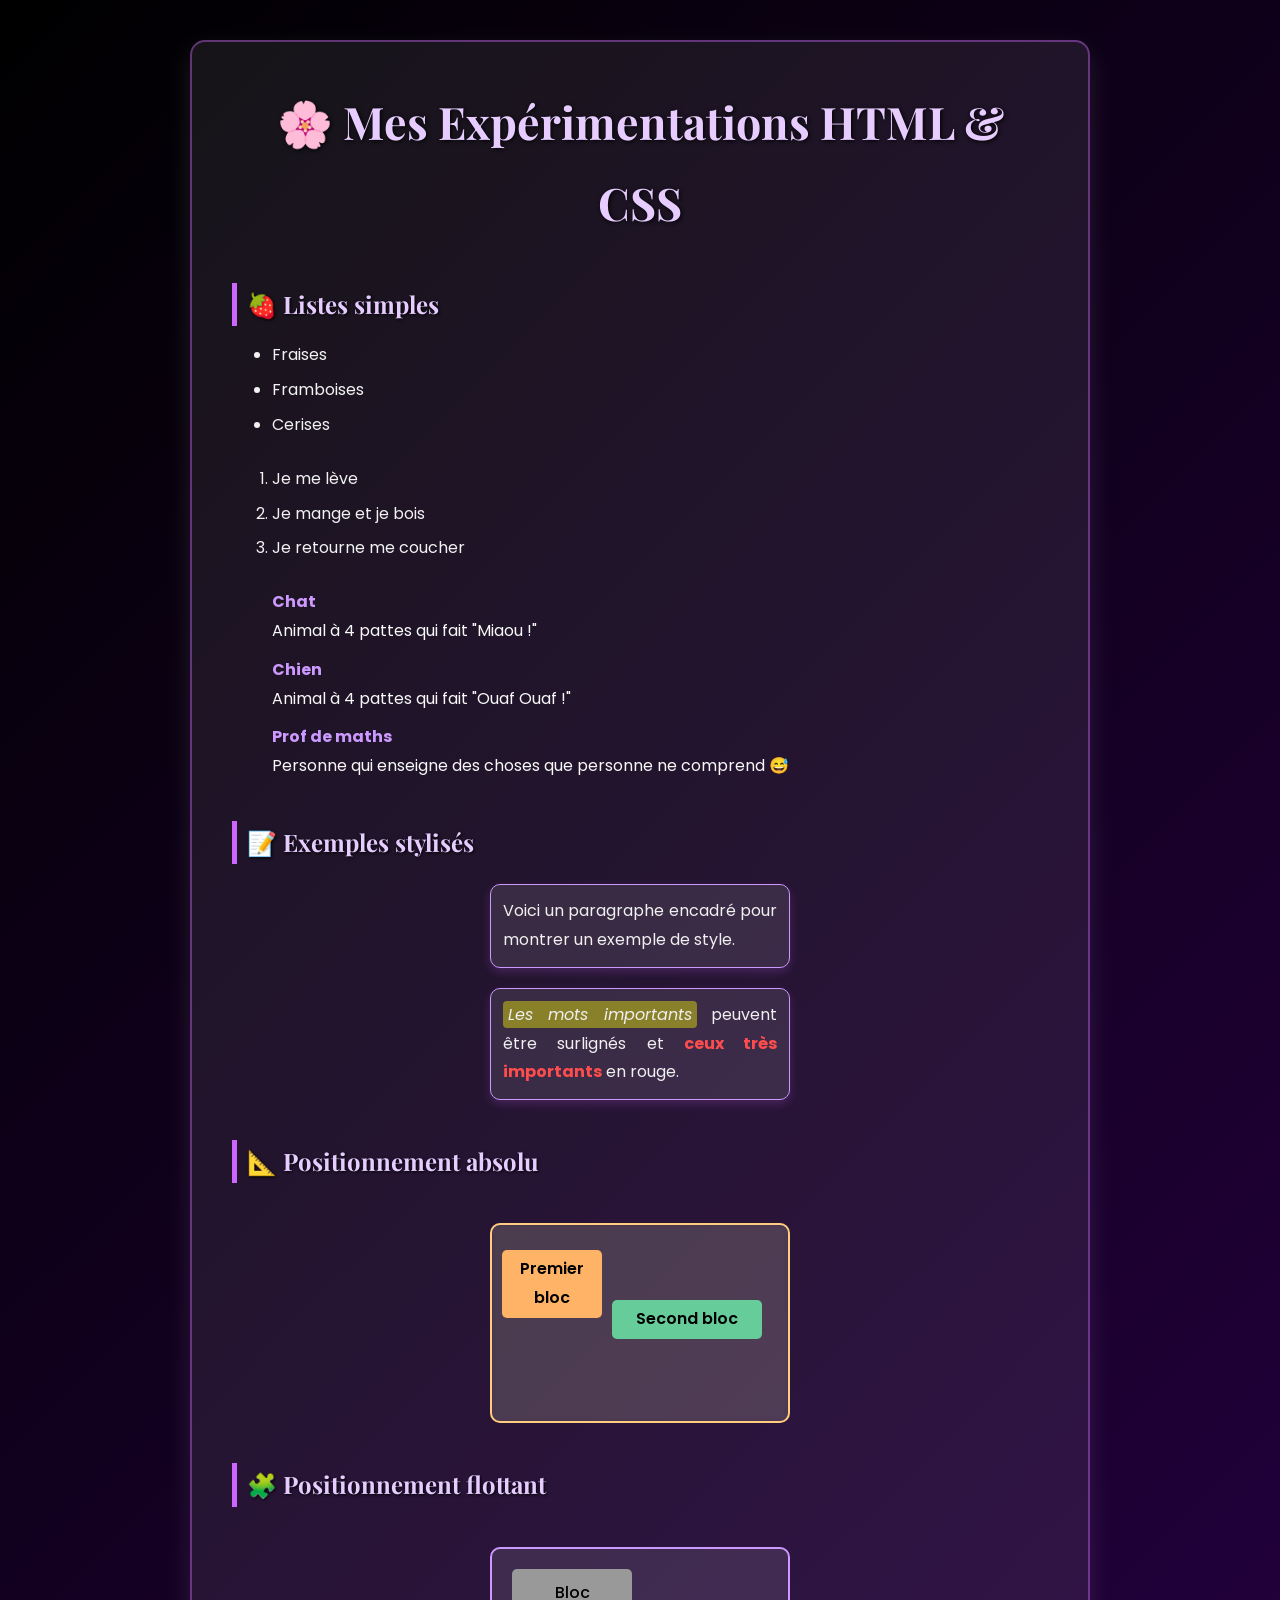
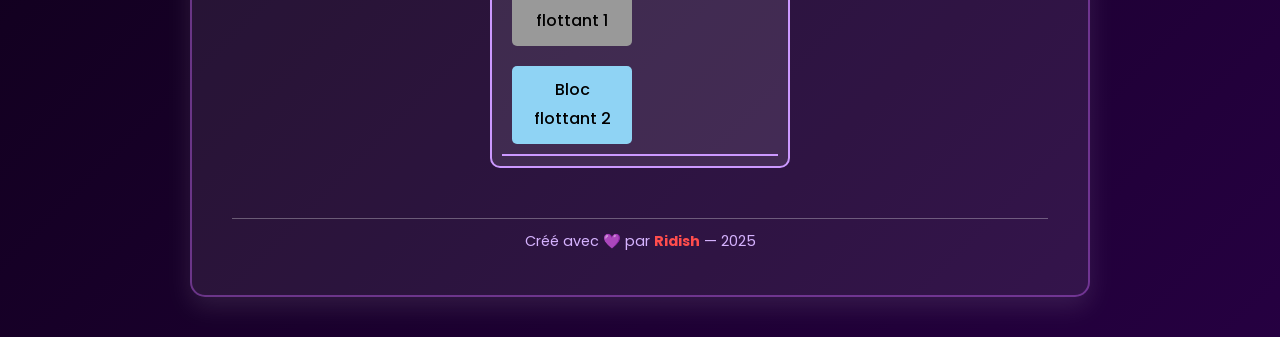
<file: page4.html>
<!DOCTYPE html>
<html lang="fr">
<head>
  <meta charset="UTF-8">
  <meta name="viewport" content="width=device-width, initial-scale=1.0">
  <title>🌙 Listes & Positionnement - Ridish</title>

  <!-- Polices élégantes -->
  <link href="https://fonts.googleapis.com/css2?family=Poppins:wght@400;500&family=Playfair+Display:wght@600&display=swap" rel="stylesheet">

  <style>
    /* --- STYLE GLOBAL --- */
    * {
      margin: 0;
      padding: 0;
      box-sizing: border-box;
    }

    body {
      font-family: 'Poppins', sans-serif;
      background: linear-gradient(135deg, #000000, #4B0082, #800080);
      background-size: 400% 400%;
      animation: gradientMove 10s ease infinite;
      color: #f2f2f2;
      padding: 40px;
      line-height: 1.8;
      overflow-x: hidden;
    }

    @keyframes gradientMove {
      0% {background-position: 0% 50%;}
      50% {background-position: 100% 50%;}
      100% {background-position: 0% 50%;}
    }

    .container {
      background: rgba(255, 255, 255, 0.08);
      border-radius: 15px;
      box-shadow: 0 10px 25px rgba(255, 255, 255, 0.1);
      max-width: 900px;
      margin: auto;
      padding: 40px;
      border: 2px solid rgba(204, 102, 255, 0.4);
      animation: fadeInUp 1.5s ease both;
    }

    h1 {
      text-align: center;
      font-family: 'Playfair Display', serif;
      font-size: 2.8rem;
      color: #e6ccff;
      text-shadow: 1px 1px 4px #000;
      margin-bottom: 25px;
      animation: fadeIn 2s ease-in-out;
    }

    h2 {
      font-family: 'Playfair Display', serif;
      color: #e6ccff;
      border-left: 5px solid #cc66ff;
      padding-left: 10px;
      margin-top: 40px;
      margin-bottom: 15px;
      text-shadow: 1px 1px 3px #000;
      animation: slideIn 1.2s ease both;
    }

    p {
      margin: 15px 0;
      text-align: justify;
      color: #f0f0f0;
      animation: fadeIn 1.2s ease both;
    }

    /* --- LISTES --- */
    ul, ol, dl {
      margin-left: 40px;
      margin-bottom: 25px;
      animation: listFadeIn 1.5s ease both;
    }

    li {
      margin-bottom: 6px;
      transition: transform 0.2s ease, color 0.2s ease;
    }

    li:hover {
      transform: translateX(8px);
      color: #cc99ff;
    }

    dt {
      font-weight: bold;
      color: #cc99ff;
    }

    dd {
      margin-bottom: 10px;
      color: #f8f8f8;
    }

    em {
      background-color: rgba(255, 255, 0, 0.4);
      padding: 2px 5px;
      border-radius: 4px;
    }

    strong {
      color: #ff4d4d;
    }

    /* --- TYPES DE LISTES --- */
    ul.cercle { list-style-type: circle; }
    ul.carre { list-style-type: square; }
    ul.rien { list-style-type: none; }

    ol.commence_a_zero { list-style-type: decimal-leading-zero; }
    ol.lettres_minuscules { list-style-type: lower-alpha; }
    ol.chiffres_romains { list-style-type: upper-roman; }
    ol.lettres_grecques { list-style-type: lower-greek; }

    /* --- EXEMPLES AVEC BORDURES --- */
    .exemple p {
      width: 300px;
      border: 1px solid #cc99ff;
      padding: 12px;
      margin: 20px auto;
      text-align: justify;
      border-radius: 10px;
      background-color: rgba(255, 255, 255, 0.1);
      box-shadow: 0 4px 10px rgba(204, 102, 255, 0.2);
      transition: transform 0.3s ease;
    }

    .exemple p:hover {
      transform: scale(1.05);
    }

    /* --- POSITIONNEMENTS --- */
    .zone {
      position: relative;
      width: 300px;
      height: 200px;
      background: rgba(255, 247, 178, 0.1);
      margin: 40px auto;
      border-radius: 10px;
      border: 2px solid #ffcc80;
      backdrop-filter: blur(3px);
      animation: fadeInUp 1.5s ease both;
    }

    p#premier, p#second {
      color: #000;
      font-weight: 600;
      text-align: center;
    }

    p#premier {
      position: absolute;
      top: 10px;
      left: 10px;
      width: 100px;
      background: #ffb366;
      padding: 5px;
      border-radius: 5px;
      animation: float 3s ease-in-out infinite alternate;
    }

    p#second {
      position: absolute;
      top: 60px;
      left: 120px;
      width: 150px;
      background: #66cc99;
      padding: 5px;
      border-radius: 5px;
      animation: float 3s ease-in-out infinite alternate-reverse;
    }

    /* --- FLOTTANTS --- */
    .float-container {
      width: 300px;
      background: rgba(255, 255, 255, 0.1);
      border: 2px solid #cc99ff;
      padding: 10px;
      margin: 40px auto;
      border-radius: 10px;
      animation: fadeInUp 1.5s ease both;
    }

    .float-container p {
      float: left;
      width: 120px;
      margin: 10px;
      padding: 10px;
      border-radius: 5px;
      text-align: center;
      font-weight: 500;
      transition: transform 0.3s ease;
    }

    p.float1 { background: #999; color: #000; }
    p.float2 { background: #8fd3f4; color: #000; }

    .float-container p:hover {
      transform: scale(1.1);
    }

    .separation {
      clear: both;
      border: 1px solid #cc99ff;
      margin-top: 20px;
    }

    footer {
      text-align: center;
      font-size: 0.9rem;
      color: #d6b3ff;
      margin-top: 50px;
      border-top: 1px solid rgba(255, 255, 255, 0.3);
      padding-top: 10px;
      animation: fadeIn 2s ease-in;
    }

    /* --- ANIMATIONS --- */
    @keyframes fadeIn {
      from {opacity: 0;}
      to {opacity: 1;}
    }

    @keyframes fadeInUp {
      from {opacity: 0; transform: translateY(30px);}
      to {opacity: 1; transform: translateY(0);}
    }

    @keyframes slideIn {
      from {opacity: 0; transform: translateX(-30px);}
      to {opacity: 1; transform: translateX(0);}
    }

    @keyframes listFadeIn {
      from {opacity: 0; transform: translateY(15px);}
      to {opacity: 1; transform: translateY(0);}
    }

    @keyframes float {
      0% { transform: translateY(0); }
      100% { transform: translateY(-15px); }
    }

    @media (max-width: 768px) {
      .container { padding: 25px; }
      h1 { font-size: 2rem; }
    }
  </style>
</head>

<body>
  <div class="container">
    <h1>🌸 Mes Expérimentations HTML & CSS</h1>

    <h2>🍓 Listes simples</h2>
    <ul>
      <li>Fraises</li>
      <li>Framboises</li>
      <li>Cerises</li>
    </ul>

    <ol>
      <li>Je me lève</li>
      <li>Je mange et je bois</li>
      <li>Je retourne me coucher</li>
    </ol>

    <dl>
      <dt>Chat</dt>
      <dd>Animal à 4 pattes qui fait "Miaou !"</dd>
      <dt>Chien</dt>
      <dd>Animal à 4 pattes qui fait "Ouaf Ouaf !"</dd>
      <dt>Prof de maths</dt>
      <dd>Personne qui enseigne des choses que personne ne comprend 😅</dd>
    </dl>

    <h2>📝 Exemples stylisés</h2>
    <div class="exemple">
      <p>Voici un paragraphe encadré pour montrer un exemple de style.</p>
      <p><em>Les mots importants</em> peuvent être surlignés et <strong>ceux très importants</strong> en rouge.</p>
    </div>

    <h2>📐 Positionnement absolu</h2>
    <div class="zone">
      <p id="premier">Premier bloc</p>
      <p id="second">Second bloc</p>
    </div>

    <h2>🧩 Positionnement flottant</h2>
    <div class="float-container">
      <p class="float1">Bloc flottant 1</p>
      <p class="float2">Bloc flottant 2</p>
      <div class="separation"></div>
    </div>

    <footer>
      Créé avec 💜 par <strong>Ridish</strong> — 2025
    </footer>
  </div>
</body>
</html>
</file>
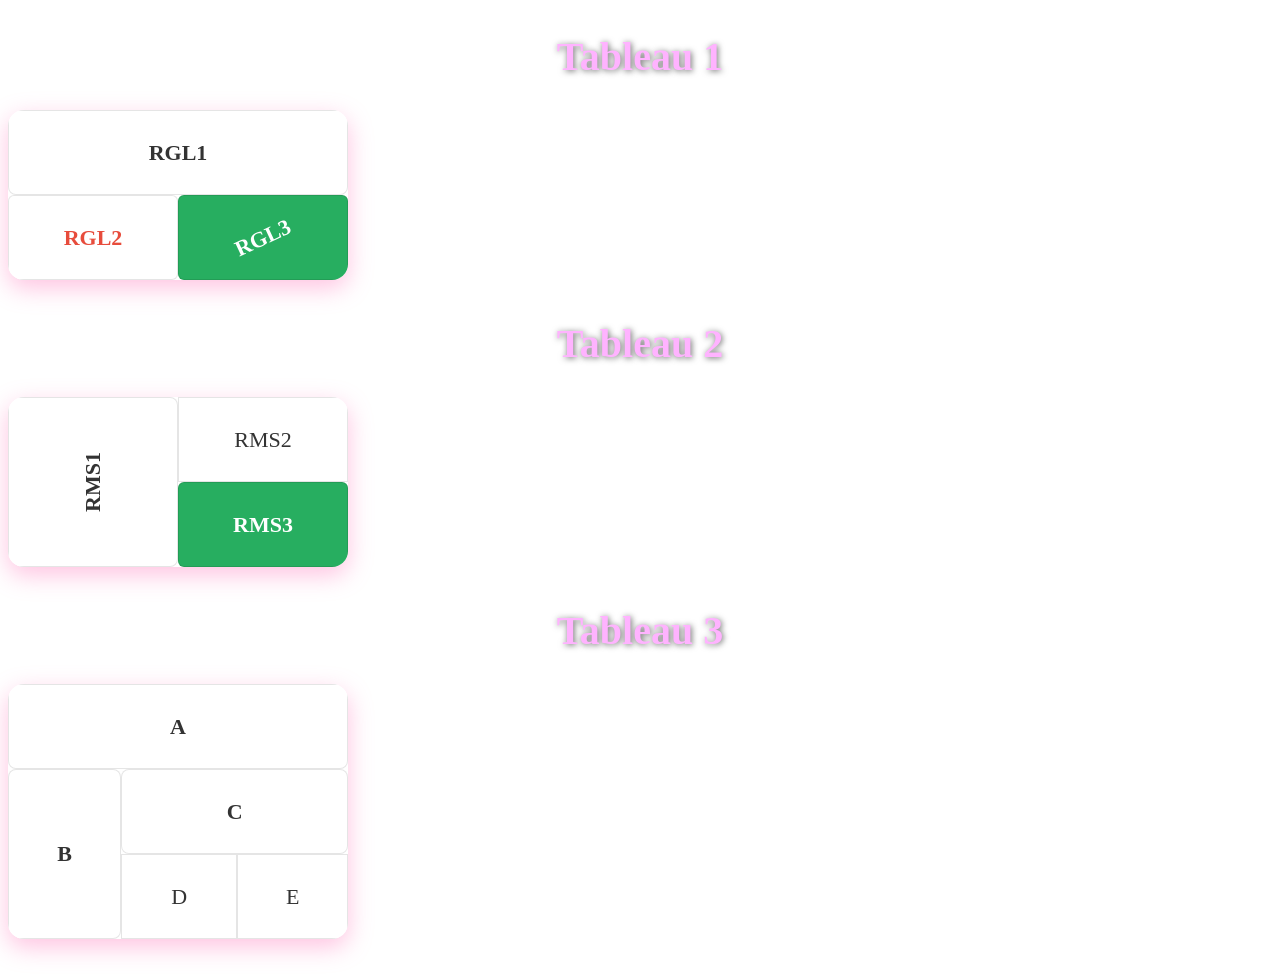
<file: tableau.html>
<!DOCTYPE html>
<html lang="fr">
<head>
<meta charset="UTF-8">
<meta name="viewport" content="width=device-width, initial-scale=1.0">
<title>Tableaux HTML</title>
<link rel="stylesheet" href="tableau.css">
</head>
<body>

<h2>Tableau 1</h2>
<table>
  <tr>
    <td colspan="2">RGL1</td>
  </tr>
  <tr>
    <strong></strong><td class="rgl2-cell">RGL2</td></strong>
    <td class="rgl3-cell"><div class="rgl3-text">RGL3</div></td>
  </tr>
</table>

<h2>Tableau 2</h2>
<table>
  <tr>
    <td rowspan="2"><div class="vertical-text">RMS1</div></td>
    <td>RMS2</td>
  </tr>
  <tr>
    <td class="rms3-cell">RMS3</td>
  </tr>
</table>

<h2>Tableau 3</h2>
<table>
  <tr>
    <td colspan="3">A</td>
  </tr>
  <tr>
    <td rowspan="2">B</td>
    <td colspan="2">C</td>
  </tr>
  <tr>
    <td>D</td>
    <td>E</td>
  </tr>
</table>

</body>
</html>
</file>
<file: formulaire.css>
* {
    margin: 0;
    padding: 0;
    box-sizing: border-box;
}

body {
    font-family: 'Poppins', sans-serif;
    background: linear-gradient(135deg, #000000, #4B0082, #800080);
    background-size: 400% 400%;
    animation: gradientMove 10s ease infinite;
    min-height: 100vh;
    display: flex; 
    justify-content: center;
    align-items: center;
    color: #333;
    padding: 20px;
}

  /* Animation du fond dégradé */
  @keyframes gradientMove {
    0% {background-position: 0% 50%;}
    50% {background-position: 100% 50%;}
    100% {background-position: 0% 50%;}
  }

.container {
    background: #fff;
    border-radius: 20px;
    box-shadow: 0 10px 40px rgba(255, 105, 180, 0.25);
    max-width: 700px;
    width: 100%;
    padding: 40px;
    border: 3px solid #ffd6eb;
''
    display: flex;
    flex-direction: column;
    align-items: center; /* Centre tout le contenu */
    text-align: center;  /* Texte centré */
}

h1 {
    color: #f3ff;
    margin-bottom: 10px;
    font-size: 2rem;
    text-shadow: 1px 1px 2px #ffcce0;
}

.subtitle {
    color: #ffb3ff;
    margin-bottom: 30px;
    font-size: 1rem;
}

.form-section {
    width: 100%;
    margin-bottom: 30px;
    display: flex;
    flex-direction: column;
    align-items: center;
}

.section-title {
    font-family: 'Playfair Display', serif;
    color: #ffb3ff;
    text-shadow: 1px 1px 3px #000;
    font-size: 1.3rem;
    margin-bottom: 20px;
    padding-bottom: 10px;
    border-bottom: 2px solid #ffb3d9;
    font-weight: 600;
    width: 100%;
    text-align: center;
}

.form-row {
    display: flex;
    gap: 20px;
    margin-bottom: 20px;
    flex-wrap: wrap; /* pour que ça s'adapte aux petits écrans */
    justify-content: center; /* centre les champs horizontalement */
}

.form-group {
    flex: 1;
    min-width: 200px; /* largeur minimale pour les petits écrans */
    display: flex;
    flex-direction: column;
    align-items: center; /* centre label et input */
}

label {
    font-weight: 600;
    color: #444;
    margin-bottom: 8px;
    font-size: 0.95rem;
}

label .required {
    color: #e74c3c;
}

input[type="text"],
input[type="email"],
input[type="tel"],
input[type="date"],
input[type="number"],
input[type="password"],
input[type="url"],
select,
textarea {
    padding: 12px 15px;
    border: 2px solid rgba(76, 0, 153, 0.6);
    border-radius: 10px;
    font-size: 1rem;
    transition: all 0.3s;
    font-family: 'Poppins', sans-serif;
    width: 100%;
    color: black;
    text-align: center; /* texte centré à l'intérieur */
}

input:focus,
select:focus,
textarea:focus {
    outline: none;
    border-color: #f6b;
    box-shadow: 0 0 0 3px rgba(76, 0, 153, 0.6);
}

textarea {
    resize: vertical;
    min-height: 100px;
}

.radio-group,
.checkbox-group {
    display: flex;
    gap: 20px;
    flex-wrap: wrap;
    justify-content: center;
}

.radio-option,
.checkbox-option {
    display: flex;
    align-items: center;
    gap: 8px;
}

input[type="radio"],
input[type="checkbox"] {
    width: 18px;
    height: 18px;
    cursor: pointer;
    accent-color: #ff66b3;
}

.file-upload {
    position: relative;
    display: inline-block;
    width: 100%;
}

.file-upload input[type="file"] {
    position: absolute;
    opacity: 0;
    width: 100%;
    height: 100%;
    cursor: pointer;
}

.file-upload-label {
    display: block;
    padding: 12px 15px;
    border: 2px dashed rgba(76, 0, 153, 0.6);
    border-radius: 10px;
    text-align: center;
    cursor: pointer;
    transition: all 0.3s;
    background: #fff0f6;
    color: #b30059;
    font-weight: 500;
}

.file-upload-label:hover {
    background: #ff66b3;
    color: white;
}

.terms {
    display: flex;
    align-items: flex-start;
    gap: 10px;
    justify-content: center; /* centre la checkbox et le texte */
    margin: 20px 0;
}

.terms input[type="checkbox"] {
    margin-top: 3px;
    flex-shrink: 0;
}

.terms label {
    margin: 0;
    font-weight: 400;
    font-size: 0.9rem;
    color: #444;
    text-align: left;
}

.button-group {
    display: flex;
    gap: 15px;
    margin-top: 30px;
    justify-content: center; /* centre les boutons */
    width: 100%;
}

button {
    flex: 1;
    padding: 15px;
    border: none;
    border-radius: 8px;
    font-size: 1.1rem;
    font-weight: 600;
    cursor: pointer;
    transition: all 0.3s;
}

.btn-submit {
    background: linear-gradient(135deg, #000000, #4B0082, #800080);
    color: white;
}

.btn-submit:hover {
    transform: translateY(-2px);
    box-shadow: 0 8px 25px rgba(0, 482, 880, 0.5);
}

.btn-reset {
    background: #ccff;
    color: #b30059;
    border: 2px solid #ffb3d9;
}

.btn-reset:hover {
    background: rgba(76, 0, 153, 0.6);
}

.photo {
    display: flex;
    justify-content: center;
    margin-top: 20px;
}

.photo img {
    width: 300px;
    height: auto;
    border-radius: 10px;
    border: 3px solid #ff99cc;
    box-shadow: 0 6px 20px rgba(255, 105, 180, 0.4);
    transition: transform 0.3s ease, box-shadow 0.3s ease;
}

.photo img:hover {
    transform: scale(1.05);
    box-shadow: 0 10px 25px rgba(255, 105, 180, 0.5);
}

@media (max-width: 768px) {
    .container {
        padding: 25px;
    }

    .form-row {
        flex-direction: column;
        gap: 15px;
    }

    h1 {
        font-size: 1.6rem;
    }

    .button-group {
        flex-direction: column;
    }

    .photo img {
        width: 80%;
    }
}
</file>
<file: tableau.css>
<!DOCTYPE html>
<html lang="fr">
<head>
<meta charset="UTF-8">
<meta name="viewport" content="width=device-width, initial-scale=1.0">
<title>🌸 Tableau Stylé - Ridish</title>

<style>
@import url('https://fonts.googleapis.com/css2?family=Dancing+Script:wght@400;700&display=swap');

/* --- STYLE GLOBAL --- */
body {
  background: linear-gradient(135deg, #000000, #4B0082, #8B00FF, #C71585);
  background-size: 400% 400%;
  animation: gradientMove 12s ease infinite;
  font-family: 'Dancing Script', cursive;
  color: #fff;
  padding: 40px;
  margin: 0;
  min-height: 100vh;
  display: flex;
  flex-direction: column;
  align-items: center;
  justify-content: flex-start;
}

/* Animation du fond dégradé */
@keyframes gradientMove {
  0% {background-position: 0% 50%;}
  50% {background-position: 100% 50%;}
  100% {background-position: 0% 50%;}
}

/* --- TITRE --- */
h2 {
  text-align: center;
  font-size: 40px;
  margin-bottom: 30px;
  color: #ffb3ff;
  text-shadow: 1px 1px 6px rgba(0,0,0,0.6);
  animation: fadeIn 2s ease-in-out;
}

/* --- TABLEAU --- */
table {
  width: 340px;
  border-collapse: separate;
  border-spacing: 0;
  background-color: rgba(255, 255, 255, 0.9);
  color: #333;
  font-size: 22px;
  border-radius: 16px;
  box-shadow: 0 8px 25px rgba(255, 105, 180, 0.4);
  overflow: hidden;
  margin-bottom: 40px;
  animation: fadeInUp 2s ease both;
  transition: transform 0.3s ease, box-shadow 0.3s ease;
}

/* Effet au survol du tableau */
table:hover {
  transform: scale(1.03);
  box-shadow: 0 10px 30px rgba(255, 255, 255, 0.25);
}

/* --- CELLULES --- */
th, td {
  padding: 14px 18px;
  text-align: center;
  vertical-align: middle;
  height: 55px;
  border: 1px solid rgba(0,0,0,0.1);
  transition: background-color 0.3s ease, color 0.3s ease;
}

/* En-têtes */
th {
  background: linear-gradient(135deg, #a142eb, #be99fa);
  color: white;
  font-size: 1.2em;
  text-shadow: 1px 1px 3px rgba(0,0,0,0.3);
}

/* --- RGL2 : texte rouge et gras --- */
.rgl2-cell {
  background-color: #fff;
  color: #e74c3c;
  font-weight: bold;
  border-radius: 6px;
}

/* --- RGL3 : fond vert, texte blanc, penché --- */
.rgl3-cell {
  background-color: #27ae60;
  color: #fff;
  font-weight: 600;
  border-radius: 6px;
}

.rgl3-text {
  display: inline-block;
  transform: rotate(-25deg);
  transform-origin: center center;
  line-height: 50px;
  width: 100%;
}

/* --- Texte vertical pour RMS1 --- */
.vertical-text {
  display: inline-block;
  transform: rotate(-90deg);
  transform-origin: center center;
  color: inherit;
  font-weight: 600;
  white-space: nowrap;
}

/* --- RMS3 fond vert, texte blanc --- */
.rms3-cell {
  background-color: #27ae60;
  color: #fff;
  font-weight: 600;
  border-radius: 6px;
}

/* --- Cellules fusionnées --- */
td[colspan], td[rowspan] {
  background-color: #fff;
  color: #333;
  font-weight: 700;
  border-radius: 8px;
}

/* --- Effet au survol sur cellules normales --- */
td:hover, th:hover {
  background-color: rgba(255, 0, 150, 0.15);
  color: #a142eb;
  cursor: pointer;
  transform: scale(1.05);
}

/* --- Footer --- */
footer {
  text-align: center;
  font-size: 0.9rem;
  color: #ffccff;
  margin-top: 30px;
  animation: fadeIn 3s ease;
}

/* --- Animations --- */
@keyframes fadeIn {
  from {opacity: 0;}
  to {opacity: 1;}
}

@keyframes fadeInUp {
  from {opacity: 0; transform: translateY(30px);}
  to {opacity: 1; transform: translateY(0);}
}

@media (max-width: 600px) {
  body { padding: 20px; }
  table { width: 100%; font-size: 18px; }
  h2 { font-size: 30px; }
}
</style>
</head>

<body>
  <h2>🌸 Tableau Élégant de Ridish 🌸</h2>

  <table>
    <tr>
      <th>RMS1</th>
      <th>RGL2</th>
      <th>RGL3</th>
      <th>RMS3</th>
    </tr>
    <tr>
      <td><span class="vertical-text">Réseaux 1</span></td>
      <td class="rgl2-cell">Texte Rouge</td>
      <td class="rgl3-cell"><span class="rgl3-text">Texte Penché</span></td>
      <td class="rms3-cell">Texte Vert</td>
    </tr>
    <tr>
      <td colspan="4">Cellule Fusionnée Exemple</td>
    </tr>
  </table>

  <footer>Créé avec 💜 par <strong>Ridish</strong> — 2025</footer>
</body>
</html>
</file>
